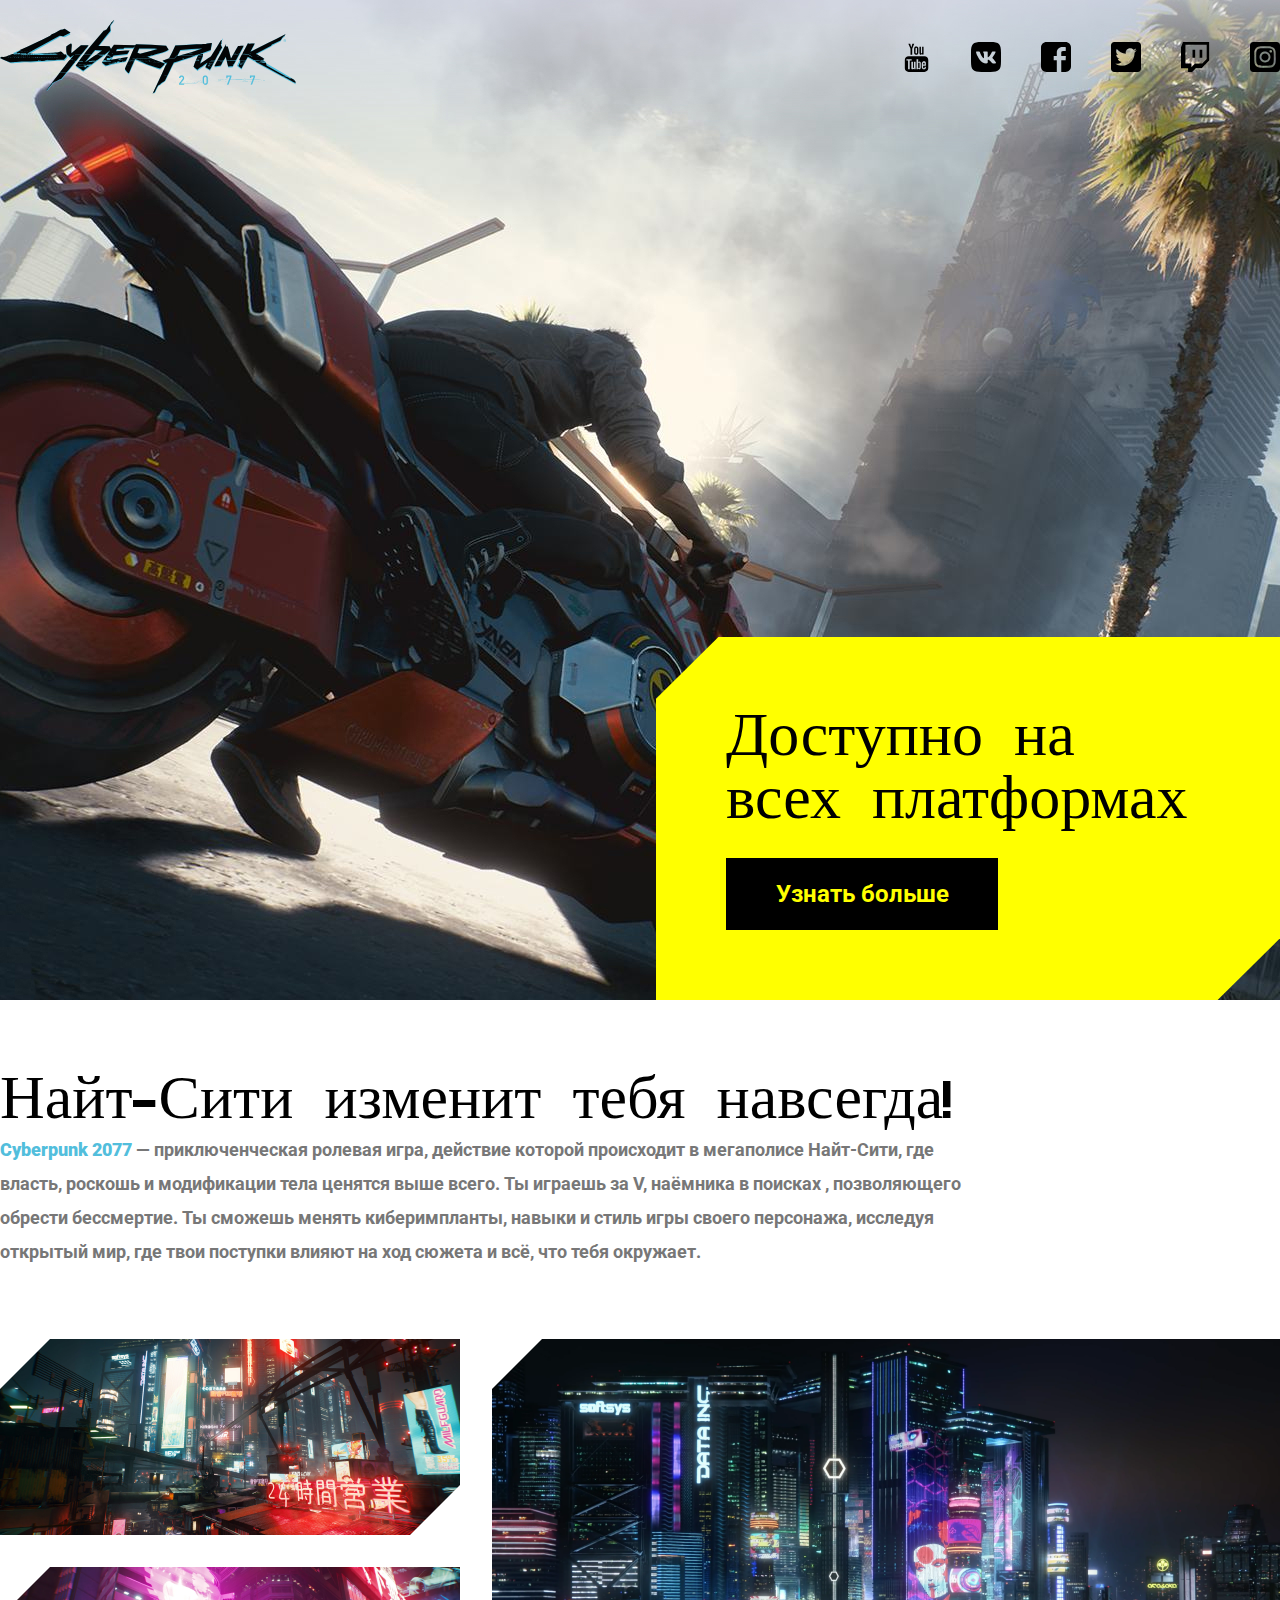
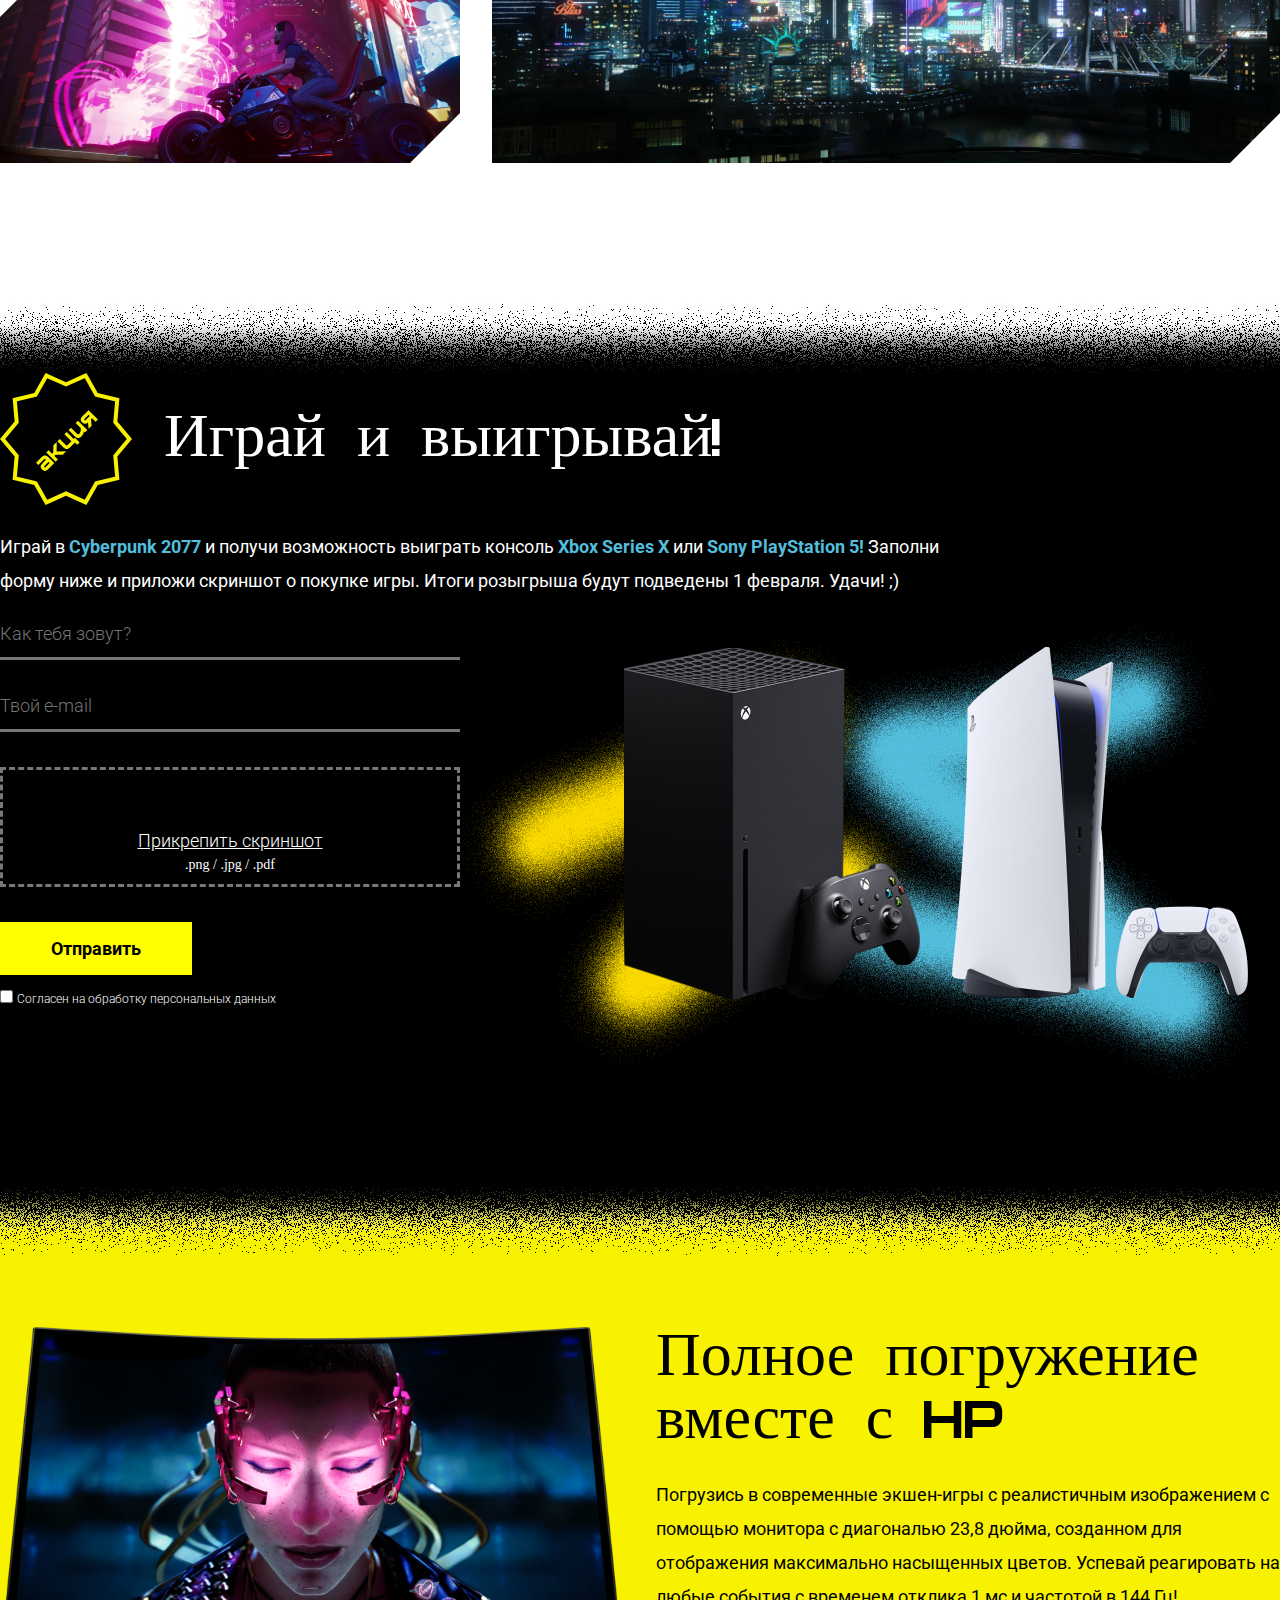
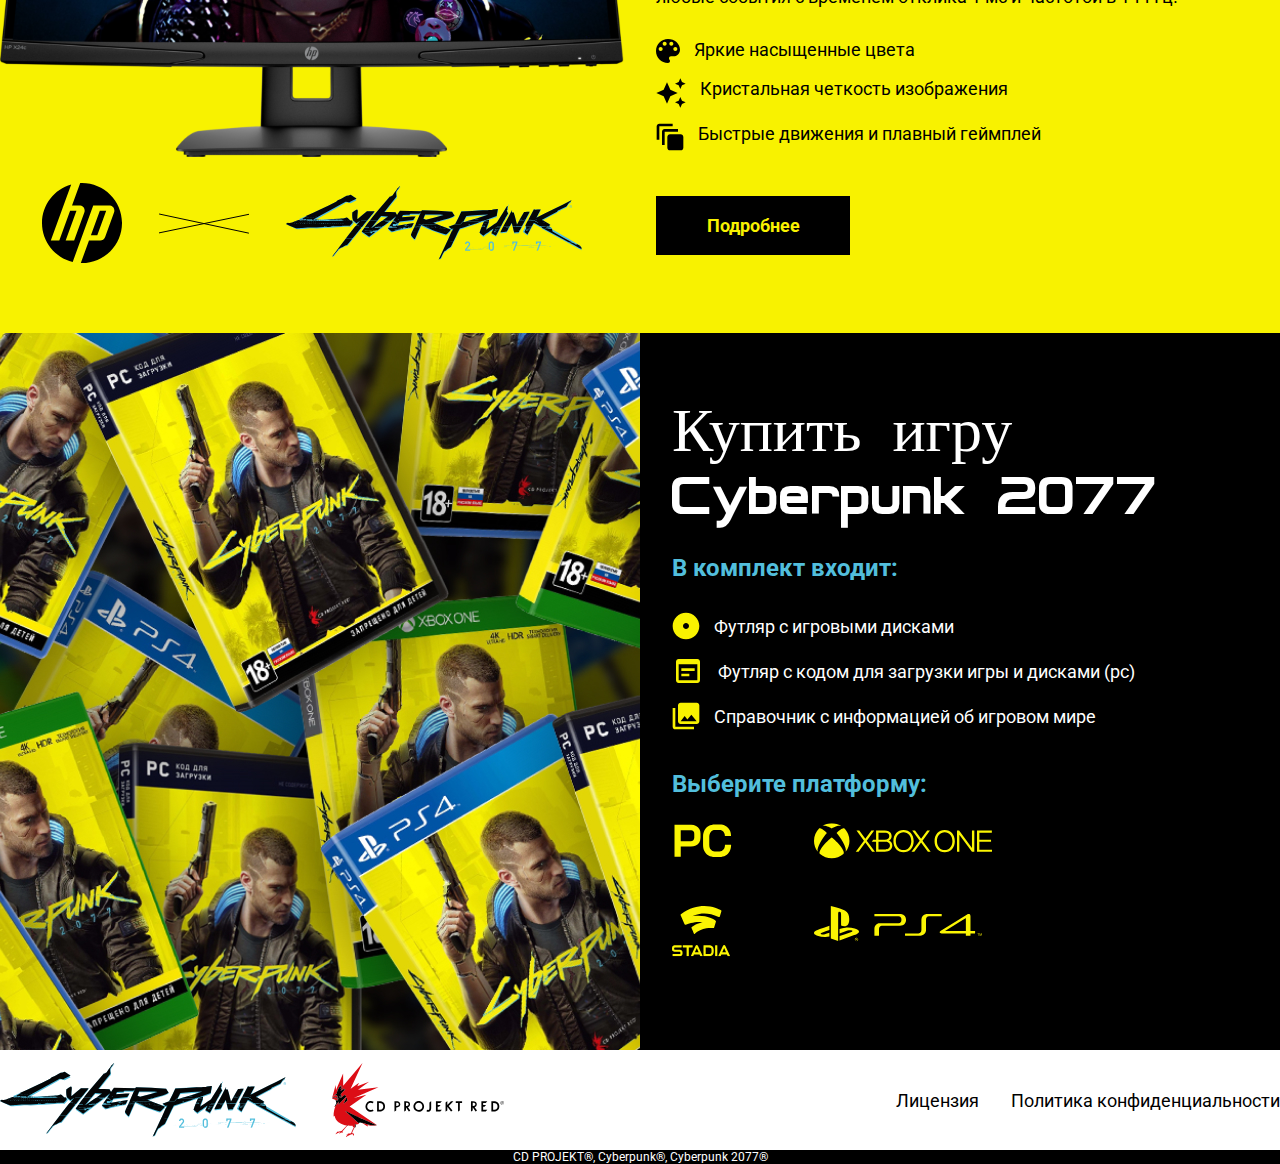
<file: index.html>
<!DOCTYPE html>
<html lang="en">
<head>
    <meta charset="UTF-8">
    <meta http-equiv="X-UA-Compatible" content="IE=edge">
    <meta name="viewport" content="width=device-width, initial-scale=1.0">
    <link rel="stylesheet" href="./fonts/fonts.css">
    <link rel="stylesheet" href="null.css">
    <link rel="stylesheet" href="https://cdn.jsdelivr.net/npm/swiper@9/swiper-bundle.min.css"/>
    <link rel="stylesheet" href="index.css">
    <title>Cyberpunk</title>
</head>
<body>


    <header class="header">
        <div class="container-header">
            <div class="header__top">
                <div class="header__top-inner ">
                    <div class="logo">
                        <a href="#" class="logo__link">
                            <img class="logo__img" src="../img/Cyberpunk_2077_logo%201.svg" alt="" >
                        </a>
                    </div>
                    <nav class="menu">
                        <ul class="menu__list">
                            <li class="menu__list-item">
                                <a href="" class="menu__link">
                                    <img class="menu__img-link" src="../img/youtube%20logo.svg" alt="" >
                                </a>
                            </li>
                            <li class="menu__list-item">
                                <a href="" class="menu__link">
                                    <img class="menu__img-link" src="../img/vk%20logo.svg" alt="" >
                                </a>
                            </li>
                            <li class="menu__list-item">
                                <a href="" class="menu__link">
                                    <img class="menu__img-link" src="../img/facebook-rect%20logo.svg" alt="" >
                                </a>
                            </li>
                            <li class="menu__list-item">
                                <a href="" class="menu__link">
                                    <img class="menu__img-link" src="../img/twitter-square%20logo.svg" alt="" >
                                </a>
                            </li>
                            <li class="menu__list-item">
                                <a href="" class="menu__link">
                                    <img class="menu__img-link" src="../img/twitch%20logo.svg" alt="" >
                                </a>
                            </li>
                            <li class="menu__list-item">
                                <a href="" class="menu__link">
                                    <img class="menu__img-link" src="../img/instagram-square%20logo.svg" alt="" >
                                </a>
                            </li>
                        </ul>
                    </nav>
                </div>
            </div>
        </div>
    </header>
    <main class="main">
        <section class="hero">
            <div class="header__content-container">
                
                    <div class="header__content-inner ">
                        <div class="header__content-block">
                            <h1 class="header__content-title">Доступно на всех платформах</h1>
                            <a href="#" class="header__content-link">
                                <button class="button-link">Узнать больше</button>
                            </a>
                        </div>
                    </div>
                </div>
            </div>
        
        </section>
        <section>
            <div class="img-block__content">
                <div class="container">
                    <div class="img-block__content-inner">
                        <div class="img-block__content-body">
                            <h2 class="img-block__content-title">Найт-Сити изменит тебя навсегда!</h2>
                            <p class="img-block__content-description"> <b> Cyberpunk 2077 </b> — приключенческая ролевая игра, действие которой происходит в мегаполисе Найт-Сити, где
                                власть, роскошь и модификации тела ценятся выше всего. Ты играешь за V, наёмника в поисках  , 
                                позволяющего обрести бессмертие. Ты сможешь менять киберимпланты, навыки и стиль игры своего 
                                персонажа, исследуя открытый мир, где твои поступки влияют на ход сюжета и всё, что тебя окружает.
                            </p>
                        </div>
                        <div class="img-block__content-inner-img">
                            <div class="img-block__content-inner-img--left">
                                <img src="../img/png&jpg/game%20img%20(1).png" alt="" class="left-city">
                                <img src="../img/png&jpg/game%20img%20(2).png" alt="" class="left">
                            </div>
                            <img src="../img/png&jpg/game%20img%20(3).png" alt="" class="right">
                        </div>
                    </div>
                </div>
            </div>
            <div class="transition_white-black"> </div>
        </section>
        <section>
            <div class="draw-block">
                <div class="container">
                    <div class="draw-block_content-inner">
                        <div class="draw-block_content-title-draw">
                            <img src="../img/Group%20215.svg" alt="" class="draw">
                            <h2 class="draw-block_content-title">Играй и выигрывай!</h2>
                        </div>
                        <p class="draw-block_content-description"> Играй в <b>Cyberpunk 2077</b> и получи возможность выиграть консоль <b> Xbox Series X </b> или <b> Sony PlayStation 5! </b> Заполни
                            форму ниже и приложи скриншот о покупке игры. Итоги розыгрыша будут подведены 1 февраля. Удачи! ;)</p>
                        
                        <div class="form-block-img">
                            <form action="" class="form-block" method="get" >
                                <input type="name" class="form-block__input-name"  placeholder="Как тебя зовут?">
                                <input type="email" class="form-block__input-email"  placeholder="Твой е-mail">
                                <label class="form-block__input-screen">
                                    <input type="file" class="form-label__input-file" >
                                    <span class="form-label__input-text">
                                        Прикрепить скриншот
                                    </span>
                                    <span class="form-label__input-type">.png / .jpg / .pdf</span>
                                </label>
                                <button class="form-block__button">Отправить</button>
                                <label for="" class="form-label__checkbox">
                                    <input type="checkbox" class="checkbox__input" >
                                    <span class="checkbox__text">
                                        Согласен на обработку персональных данных
                                    </span>
                                </label>
                                
                            </form>
                            <img src="../img/png&jpg/Group%20217.png" alt="" class="console-img">
                        </div>
                    </div>
                </div>
            </div>
            <div class="transition_black-yellow"></div>
        </section>
        <section>
            <div class="yellow-block">
                <div class="container">
                    <div class="yellow-block__content">
                        <div class="top_char">
                            <div class="element">
                                <img src="./img/display.svg" alt="" class="display">
                                <div class="element-decore">
                                    <img src="./img/hp%20logo.svg" alt="" class="logoHP">
                                    <img src="./img/line.svg" alt="" class="line">
                                    <img src="./img/Cyberpunk_2077_logo%201.svg" alt="" class="cyberpa">
                                </div>
                            </div>
                            <div class="yellow-block__screen">
                                <h2 class="yellow-block__title">Полное погружение вместе с HP</h2>  
                                <p class="yellow-block__description">
                                    Погрузись в современные экшен-игры с реалистичным изображением с 
                                    помощью монитора с диагональю 23,8 дюйма, созданном для 
                                    отображения максимально насыщенных цветов. Успевай реагировать 
                                    на любые события с временем отклика 1 мс и частотой в 144 Гц!
                                </p>
                                <ul class="mariets">
                                    <li class="marriets-item">
                                        <img src="./img/paint.svg" alt="" class="paint">Яркие насыщенные цвета
                                    </li>
                                    <li class="marriets-item">
                                        <img src="./img/star.svg" alt="" class="paint">Кристальная четкость изображения
                                    </li>
                                    <li class="marriets-item">
                                        <img src="./img/layers.svg" alt="" class="paint">Быстрые движения и плавный геймплей
                                    </li>
                                </ul>
                                <a href="#" class="yellow-block__content-link">
                                    <button class="yellow__button-link">Подробнее</button>
                                </a>
                            </div>
                        </div>
                        
                    </div>
                </div>
            </div>
        </section>
        <section>
            <div class="about">
                <div class="about__content">
                    <div class="about__conternt-inner">
                        <div class="disk_with_game"></div> 
                        <div class="about__conternt-pac">
                            <h2 class="about__conternt-title">Купить игру Cyberpunk 2077</h2>
                            <span class="about__conternt-text" >В комплект входит:</span>   
                            <ul class="complekt">
                                <li class="complekt-item"><img src="./img/disk%20(2).svg" alt="" class="disk">Футляр с игровыми дисками</li>
                                <li class="complekt-item"><img src="./img/futlar%20(2).svg" alt="" class="futlar">Футляр с кодом для загрузки игры и дисками (pc)</li>
                                <li class="complekt-item"><img src="./img/book.svg" alt="" class="book">Справочник с информацией об игровом мире</li>
                            </ul>
                            <span class="platform ">Выберите платформу:</span>
                            <div>
                                <ul class="platform_game">
                                    <div>
                                        <li class="platform_game-item"><a href="" class="platform_game-link"><img src="./img/Frame%2013.svg" alt="" class="pc"></a></li>
                                        <li class="platform_game-item"><a href="" class="platform_game-link"><img src="./img/stadia%20logo.svg" alt="" class="stadia"></a></li>
                                    </div>
                                    <div>
                                        <li class="platform_game-item"><a href="" class="platform_game-link"><img src="./img/xbox-one-3%20logo.svg" alt="" class="xbox"></a></li>
                                        <li class="platform_game-item"><a href="" class="platform_game-link"><img src="./img/Playstation%20logo.svg" alt="" class="ps4"></a></li>
                                    </div>
                                </ul>
                            </div>
                        </div>
                    </div>
                </div>
            </div>
        </section>
    </main>
    <footer class="footer">
        <section>
            <div class="footer__bottom">
                <div class="container">
                    <div class="foter__bottom-conteiner">
                        <div class="footer__bottom-inner">
                            <div>
                                <a href="#" class="logo__link-bottom-cyberp">
                                    <img class="logo__img-bottom" src="./img/Cyberpunk_2077_logo%201.svg" alt="" >
                                </a>
                                <a href="#" class="logo__link-botttom-cd_proj">
                                    <img src="./img/CD_Projekt_logo%201.svg" alt="" class="logo-cd_project_red">
                                </a>
                            </div>
                            <div>
                                <ul class="doc">
                                    <li class="doc-inner"><a href="" class="doc-inner-item">Лицензия</a></li>
                                    <li class="doc-inner"><a href="" class="doc-inner-item">Политика конфиденциальности</a></li>
                                </ul>
                            </div>
                        </div>
                    </div>
                </div>
            </div>
        </section>
        <section>

            <div class="footer__text">
                    <div class="container">
                    <span class="footer__text-inner">
                        CD PROJEKT®, Cyberpunk®, Cyberpunk 2077®
                    </span>
                </div>
            </div>
        </section>
    </footer>
</body>
</html>
</file>
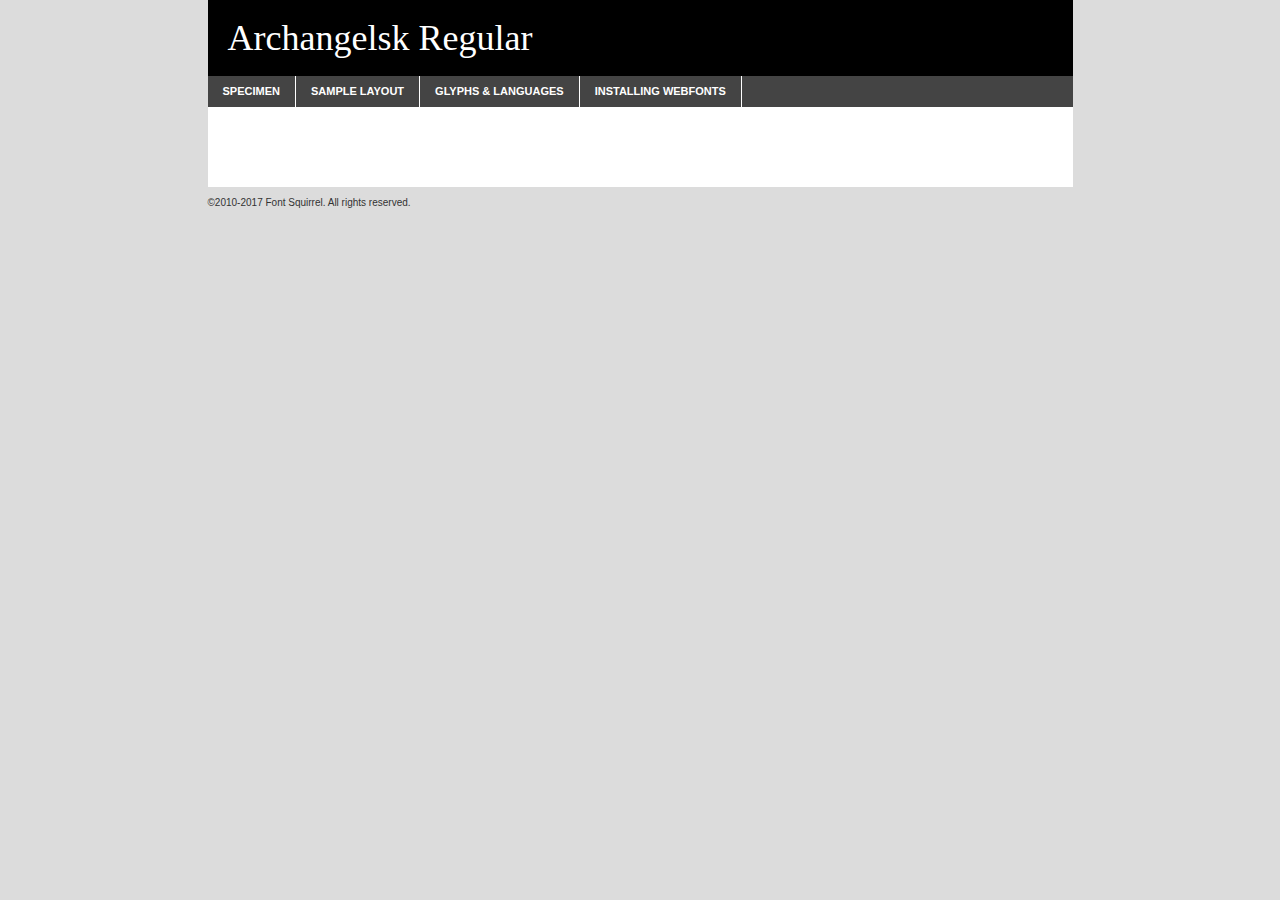
<file: fonts/archangelsk-demo.html>
<!DOCTYPE html PUBLIC "-//W3C//DTD XHTML 1.0 Transitional//EN"
        "http://www.w3.org/TR/xhtml1/DTD/xhtml1-transitional.dtd">

<html xmlns="http://www.w3.org/1999/xhtml" xml:lang="en" lang="en">
<head>
    <meta http-equiv="Content-Type" content="text/html; charset=utf-8"/>
    <script src="http://ajax.googleapis.com/ajax/libs/jquery/1.7.2/jquery.min.js" type="text/javascript" charset="utf-8"></script>
    <script type="text/javascript">
		(function($) {
			$.fn.easyTabs = function(option) {
				var param = jQuery.extend({ fadeSpeed: 'fast', defaultContent: 1, activeClass: 'active' }, option);
				$(this).each(function() {
					var thisId = '#' + this.id;
					if ( param.defaultContent == '' )
					{
						param.defaultContent = 1;
					}
					if ( typeof param.defaultContent == 'number' )
					{
						var defaultTab = $(thisId + ' .tabs li:eq(' + (param.defaultContent - 1) + ') a').attr('href').substr(1);
					}
					else
					{
						var defaultTab = param.defaultContent;
					}
					$(thisId + ' .tabs li a').each(function() {
						var tabToHide = $(this).attr('href').substr(1);
						$('#' + tabToHide).addClass('easytabs-tab-content');
					});
					hideAll();
					changeContent(defaultTab);

					function hideAll() {$(thisId + ' .easytabs-tab-content').hide();}

					function changeContent(tabId)
					{
						hideAll();
						$(thisId + ' .tabs li').removeClass(param.activeClass);
						$(thisId + ' .tabs li a[href=#' + tabId + ']').closest('li').addClass(param.activeClass);
						if ( param.fadeSpeed != 'none' )
						{
							$(thisId + ' #' + tabId).fadeIn(param.fadeSpeed);
						}
						else
						{
							$(thisId + ' #' + tabId).show();
						}
					}

					$(thisId + ' .tabs li').click(function() {
						var tabId = $(this).find('a').attr('href').substr(1);
						changeContent(tabId);
						return false;
					});
				});
			}
		})(jQuery);
    </script>
    <link rel="stylesheet" href="specimen_files/specimen_stylesheet.css" type="text/css" charset="utf-8"/>
    <link rel="stylesheet" href="stylesheet.css" type="text/css" charset="utf-8"/>

    <style type="text/css">
        		body {
			font-family: 'archangelskregular';
        		}

            </style>

    <title>Archangelsk Regular Specimen</title>


    <script type="text/javascript" charset="utf-8">
		$(document).ready(function() {
			$('#container').easyTabs({ defaultContent: 1 });
		});
    </script>
</head>

<body>
<div id="container">
    <div id="header">
		Archangelsk Regular    </div>
    <ul class="tabs">
        <li><a href="#specimen">Specimen</a></li>
        <li><a href="#layout">Sample Layout</a></li>
		        <li><a href="#glyphs">Glyphs &amp; Languages</a></li>
        <li><a href="#installing">Installing Webfonts</a></li>

    </ul>

    <div id="main_content">


        <div id="specimen">

            <div class="section">
                <div class="grid12 firstcol">
                    <div class="huge">AaBb</div>
                </div>
            </div>

            <div class="section">
                <div class="glyph_range">A&#x200B;B&#x200b;C&#x200b;D&#x200b;E&#x200b;F&#x200b;G&#x200b;H&#x200b;I&#x200b;J&#x200b;K&#x200b;L&#x200b;M&#x200b;N&#x200b;O&#x200b;P&#x200b;Q&#x200b;R&#x200b;S&#x200b;T&#x200b;U&#x200b;V&#x200b;W&#x200b;X&#x200b;Y&#x200b;Z&#x200b;a&#x200b;b&#x200b;c&#x200b;d&#x200b;e&#x200b;f&#x200b;g&#x200b;h&#x200b;i&#x200b;j&#x200b;k&#x200b;l&#x200b;m&#x200b;n&#x200b;o&#x200b;p&#x200b;q&#x200b;r&#x200b;s&#x200b;t&#x200b;u&#x200b;v&#x200b;w&#x200b;x&#x200b;y&#x200b;z&#x200b;1&#x200b;2&#x200b;3&#x200b;4&#x200b;5&#x200b;6&#x200b;7&#x200b;8&#x200b;9&#x200b;0&#x200b;&amp;&#x200b;.&#x200b;,&#x200b;?&#x200b;!&#x200b;&#64;&#x200b;(&#x200b;)&#x200b;#&#x200b;$&#x200b;%&#x200b;*&#x200b;+&#x200b;-&#x200b;=&#x200b;:&#x200b;;</div>
            </div>
            <div class="section">
                <div class="grid12 firstcol">
                    <table class="sample_table">
                        <tr>
                            <td>10</td>
                            <td class="size10">abcdefghijklmnopqrstuvwxyzABCDEFGHIJKLMNOPQRSTUVWXYZ0123456789abcdefghijklmnopqrstuvwxyzABCDEFGHIJKLMNOPQRSTUVWXYZ0123456789abcdefghijklmnopqrstuvwxyzABCDEFGHIJKLMNOPQRSTUVWXYZ</td>
                        </tr>
                        <tr>
                            <td>11</td>
                            <td class="size11">abcdefghijklmnopqrstuvwxyzABCDEFGHIJKLMNOPQRSTUVWXYZ0123456789abcdefghijklmnopqrstuvwxyzABCDEFGHIJKLMNOPQRSTUVWXYZ0123456789abcdefghijklmnopqrstuvwxyzABCDEFGHIJKLMNOPQRSTUVWXYZ</td>
                        </tr>
                        <tr>
                            <td>12</td>
                            <td class="size12">abcdefghijklmnopqrstuvwxyzABCDEFGHIJKLMNOPQRSTUVWXYZ0123456789abcdefghijklmnopqrstuvwxyzABCDEFGHIJKLMNOPQRSTUVWXYZ0123456789abcdefghijklmnopqrstuvwxyzABCDEFGHIJKLMNOPQRSTUVWXYZ</td>
                        </tr>
                        <tr>
                            <td>13</td>
                            <td class="size13">abcdefghijklmnopqrstuvwxyzABCDEFGHIJKLMNOPQRSTUVWXYZ0123456789abcdefghijklmnopqrstuvwxyzABCDEFGHIJKLMNOPQRSTUVWXYZ0123456789abcdefghijklmnopqrstuvwxyzABCDEFGHIJKLMNOPQRSTUVWXYZ</td>
                        </tr>
                        <tr>
                            <td>14</td>
                            <td class="size14">abcdefghijklmnopqrstuvwxyzABCDEFGHIJKLMNOPQRSTUVWXYZ0123456789abcdefghijklmnopqrstuvwxyzABCDEFGHIJKLMNOPQRSTUVWXYZ0123456789abcdefghijklmnopqrstuvwxyzABCDEFGHIJKLMNOPQRSTUVWXYZ</td>
                        </tr>
                        <tr>
                            <td>16</td>
                            <td class="size16">abcdefghijklmnopqrstuvwxyzABCDEFGHIJKLMNOPQRSTUVWXYZ0123456789abcdefghijklmnopqrstuvwxyzABCDEFGHIJKLMNOPQRSTUVWXYZ</td>
                        </tr>
                        <tr>
                            <td>18</td>
                            <td class="size18">abcdefghijklmnopqrstuvwxyzABCDEFGHIJKLMNOPQRSTUVWXYZ0123456789abcdefghijklmnopqrstuvwxyzABCDEFGHIJKLMNOPQRSTUVWXYZ</td>
                        </tr>
                        <tr>
                            <td>20</td>
                            <td class="size20">abcdefghijklmnopqrstuvwxyzABCDEFGHIJKLMNOPQRSTUVWXYZ0123456789abcdefghijklmnopqrstuvwxyzABCDEFGHIJKLMNOPQRSTUVWXYZ</td>
                        </tr>
                        <tr>
                            <td>24</td>
                            <td class="size24">abcdefghijklmnopqrstuvwxyzABCDEFGHIJKLMNOPQRSTUVWXYZ0123456789abcdefghijklmnopqrstuvwxyzABCDEFGHIJKLMNOPQRSTUVWXYZ</td>
                        </tr>
                        <tr>
                            <td>30</td>
                            <td class="size30">abcdefghijklmnopqrstuvwxyzABCDEFGHIJKLMNOPQRSTUVWXYZ0123456789abcdefghijklmnopqrstuvwxyzABCDEFGHIJKLMNOPQRSTUVWXYZ</td>
                        </tr>
                        <tr>
                            <td>36</td>
                            <td class="size36">abcdefghijklmnopqrstuvwxyzABCDEFGHIJKLMNOPQRSTUVWXYZ0123456789abcdefghijklmnopqrstuvwxyzABCDEFGHIJKLMNOPQRSTUVWXYZ</td>
                        </tr>
                        <tr>
                            <td>48</td>
                            <td class="size48">abcdefghijklmnopqrstuvwxyzABCDEFGHIJKLMNOPQRSTUVWXYZ0123456789abcdefghijklmnopqrstuvwxyzABCDEFGHIJKLMNOPQRSTUVWXYZ</td>
                        </tr>
                        <tr>
                            <td>60</td>
                            <td class="size60">abcdefghijklmnopqrstuvwxyzABCDEFGHIJKLMNOPQRSTUVWXYZ0123456789abcdefghijklmnopqrstuvwxyzABCDEFGHIJKLMNOPQRSTUVWXYZ</td>
                        </tr>
                        <tr>
                            <td>72</td>
                            <td class="size72">abcdefghijklmnopqrstuvwxyzABCDEFGHIJKLMNOPQRSTUVWXYZ0123456789abcdefghijklmnopqrstuvwxyzABCDEFGHIJKLMNOPQRSTUVWXYZ</td>
                        </tr>
                        <tr>
                            <td>90</td>
                            <td class="size90">abcdefghijklmnopqrstuvwxyzABCDEFGHIJKLMNOPQRSTUVWXYZ0123456789abcdefghijklmnopqrstuvwxyzABCDEFGHIJKLMNOPQRSTUVWXYZ</td>
                        </tr>
                    </table>

                </div>

            </div>


            <div class="section" id="bodycomparison">


                <div id="xheight">
                    <div class="fontbody">&#x25FC;&#x25FC;&#x25FC;&#x25FC;&#x25FC;&#x25FC;&#x25FC;&#x25FC;&#x25FC;&#x25FC;&#x25FC;&#x25FC;&#x25FC;&#x25FC;&#x25FC;&#x25FC;&#x25FC;&#x25FC;&#x25FC;&#x25FC;&#x25FC;&#x25FC;&#x25FC;&#x25FC;&#x25FC;&#x25FC;&#x25FC;&#x25FC;&#x25FC;&#x25FC;&#x25FC;&#x25FC;&#x25FC;&#x25FC;&#x25FC;&#x25FC;&#x25FC;&#x25FC;&#x25FC;&#x25FC;&#x25FC;&#x25FC;&#x25FC;&#x25FC;&#x25FC;&#x25FC;&#x25FC;&#x25FC;&#x25FC;&#x25FC;&#x25FC;&#x25FC;&#x25FC;&#x25FC;&#x25FC;&#x25FC;&#x25FC;&#x25FC;&#x25FC;&#x25FC;&#x25FC;&#x25FC;&#x25FC;&#x25FC;&#x25FC;&#x25FC;&#x25FC;&#x25FC;&#x25FC;&#x25FC;&#x25FC;&#x25FC;&#x25FC;&#x25FC;&#x25FC;&#x25FC;&#x25FC;&#x25FC;&#x25FC;&#x25FC;&#x25FC;&#x25FC;&#x25FC;&#x25FC;&#x25FC;&#x25FC;&#x25FC;&#x25FC;&#x25FC;&#x25FC;&#x25FC;&#x25FC;&#x25FC;&#x25FC;&#x25FC;&#x25FC;&#x25FC;&#x25FC;&#x25FC;body</div>
                    <div class="arialbody">body</div>
                    <div class="verdanabody">body</div>
                    <div class="georgiabody">body</div>
                </div>
                <div class="fontbody" style="z-index:1">
                    body<span>Archangelsk Regular</span>
                </div>
                <div class="arialbody" style="z-index:1">
                    body<span>Arial</span>
                </div>
                <div class="verdanabody" style="z-index:1">
                    body<span>Verdana</span>
                </div>
                <div class="georgiabody" style="z-index:1">
                    body<span>Georgia</span>
                </div>


            </div>


            <div class="section psample psample_row1" id="">

                <div class="grid2 firstcol">
                    <p class="size10"><span>10.</span>Aenean lacinia bibendum nulla sed consectetur. Fusce dapibus, tellus ac cursus commodo, tortor mauris condimentum nibh, ut fermentum massa justo sit amet risus. Nullam id dolor id nibh ultricies vehicula ut id elit. Cum sociis natoque penatibus et magnis dis parturient montes, nascetur ridiculus mus. Nulla vitae elit libero, a pharetra augue.</p>

                </div>
                <div class="grid3">
                    <p class="size11"><span>11.</span>Aenean lacinia bibendum nulla sed consectetur. Fusce dapibus, tellus ac cursus commodo, tortor mauris condimentum nibh, ut fermentum massa justo sit amet risus. Nullam id dolor id nibh ultricies vehicula ut id elit. Cum sociis natoque penatibus et magnis dis parturient montes, nascetur ridiculus mus. Nulla vitae elit libero, a pharetra augue.</p>

                </div>
                <div class="grid3">
                    <p class="size12"><span>12.</span>Aenean lacinia bibendum nulla sed consectetur. Fusce dapibus, tellus ac cursus commodo, tortor mauris condimentum nibh, ut fermentum massa justo sit amet risus. Nullam id dolor id nibh ultricies vehicula ut id elit. Cum sociis natoque penatibus et magnis dis parturient montes, nascetur ridiculus mus. Nulla vitae elit libero, a pharetra augue.</p>

                </div>
                <div class="grid4">
                    <p class="size13"><span>13.</span>Aenean lacinia bibendum nulla sed consectetur. Fusce dapibus, tellus ac cursus commodo, tortor mauris condimentum nibh, ut fermentum massa justo sit amet risus. Nullam id dolor id nibh ultricies vehicula ut id elit. Cum sociis natoque penatibus et magnis dis parturient montes, nascetur ridiculus mus. Nulla vitae elit libero, a pharetra augue.</p>

                </div>
                <div class="white_blend"></div>

            </div>
            <div class="section psample psample_row2" id="">
                <div class="grid3 firstcol">
                    <p class="size14"><span>14.</span>Aenean lacinia bibendum nulla sed consectetur. Fusce dapibus, tellus ac cursus commodo, tortor mauris condimentum nibh, ut fermentum massa justo sit amet risus. Nullam id dolor id nibh ultricies vehicula ut id elit. Cum sociis natoque penatibus et magnis dis parturient montes, nascetur ridiculus mus. Nulla vitae elit libero, a pharetra augue.</p>

                </div>
                <div class="grid4">
                    <p class="size16"><span>16.</span>Aenean lacinia bibendum nulla sed consectetur. Fusce dapibus, tellus ac cursus commodo, tortor mauris condimentum nibh, ut fermentum massa justo sit amet risus. Nullam id dolor id nibh ultricies vehicula ut id elit. Cum sociis natoque penatibus et magnis dis parturient montes, nascetur ridiculus mus. Nulla vitae elit libero, a pharetra augue.</p>

                </div>
                <div class="grid5">
                    <p class="size18"><span>18.</span>Aenean lacinia bibendum nulla sed consectetur. Fusce dapibus, tellus ac cursus commodo, tortor mauris condimentum nibh, ut fermentum massa justo sit amet risus. Nullam id dolor id nibh ultricies vehicula ut id elit. Cum sociis natoque penatibus et magnis dis parturient montes, nascetur ridiculus mus. Nulla vitae elit libero, a pharetra augue.</p>

                </div>

                <div class="white_blend"></div>

            </div>

            <div class="section psample psample_row3" id="">
                <div class="grid5 firstcol">
                    <p class="size20"><span>20.</span>Aenean lacinia bibendum nulla sed consectetur. Fusce dapibus, tellus ac cursus commodo, tortor mauris condimentum nibh, ut fermentum massa justo sit amet risus. Nullam id dolor id nibh ultricies vehicula ut id elit. Cum sociis natoque penatibus et magnis dis parturient montes, nascetur ridiculus mus. Nulla vitae elit libero, a pharetra augue.</p>
                </div>
                <div class="grid7">
                    <p class="size24"><span>24.</span>Aenean lacinia bibendum nulla sed consectetur. Fusce dapibus, tellus ac cursus commodo, tortor mauris condimentum nibh, ut fermentum massa justo sit amet risus. Nullam id dolor id nibh ultricies vehicula ut id elit. Cum sociis natoque penatibus et magnis dis parturient montes, nascetur ridiculus mus. Nulla vitae elit libero, a pharetra augue.</p>
                </div>

                <div class="white_blend"></div>

            </div>

            <div class="section psample psample_row4" id="">
                <div class="grid12 firstcol">
                    <p class="size30"><span>30.</span>Aenean lacinia bibendum nulla sed consectetur. Fusce dapibus, tellus ac cursus commodo, tortor mauris condimentum nibh, ut fermentum massa justo sit amet risus. Nullam id dolor id nibh ultricies vehicula ut id elit. Cum sociis natoque penatibus et magnis dis parturient montes, nascetur ridiculus mus. Nulla vitae elit libero, a pharetra augue.</p>
                </div>
                <div class="white_blend"></div>

            </div>


            <div class="section psample psample_row1 fullreverse">
                <div class="grid2 firstcol">
                    <p class="size10"><span>10.</span>Aenean lacinia bibendum nulla sed consectetur. Fusce dapibus, tellus ac cursus commodo, tortor mauris condimentum nibh, ut fermentum massa justo sit amet risus. Nullam id dolor id nibh ultricies vehicula ut id elit. Cum sociis natoque penatibus et magnis dis parturient montes, nascetur ridiculus mus. Nulla vitae elit libero, a pharetra augue.</p>

                </div>
                <div class="grid3">
                    <p class="size11"><span>11.</span>Aenean lacinia bibendum nulla sed consectetur. Fusce dapibus, tellus ac cursus commodo, tortor mauris condimentum nibh, ut fermentum massa justo sit amet risus. Nullam id dolor id nibh ultricies vehicula ut id elit. Cum sociis natoque penatibus et magnis dis parturient montes, nascetur ridiculus mus. Nulla vitae elit libero, a pharetra augue.</p>

                </div>
                <div class="grid3">
                    <p class="size12"><span>12.</span>Aenean lacinia bibendum nulla sed consectetur. Fusce dapibus, tellus ac cursus commodo, tortor mauris condimentum nibh, ut fermentum massa justo sit amet risus. Nullam id dolor id nibh ultricies vehicula ut id elit. Cum sociis natoque penatibus et magnis dis parturient montes, nascetur ridiculus mus. Nulla vitae elit libero, a pharetra augue.</p>

                </div>
                <div class="grid4">
                    <p class="size13"><span>13.</span>Aenean lacinia bibendum nulla sed consectetur. Fusce dapibus, tellus ac cursus commodo, tortor mauris condimentum nibh, ut fermentum massa justo sit amet risus. Nullam id dolor id nibh ultricies vehicula ut id elit. Cum sociis natoque penatibus et magnis dis parturient montes, nascetur ridiculus mus. Nulla vitae elit libero, a pharetra augue.</p>

                </div>
                <div class="black_blend"></div>

            </div>

            <div class="section psample psample_row2 fullreverse">
                <div class="grid3 firstcol">
                    <p class="size14"><span>14.</span>Aenean lacinia bibendum nulla sed consectetur. Fusce dapibus, tellus ac cursus commodo, tortor mauris condimentum nibh, ut fermentum massa justo sit amet risus. Nullam id dolor id nibh ultricies vehicula ut id elit. Cum sociis natoque penatibus et magnis dis parturient montes, nascetur ridiculus mus. Nulla vitae elit libero, a pharetra augue.</p>

                </div>
                <div class="grid4">
                    <p class="size16"><span>16.</span>Aenean lacinia bibendum nulla sed consectetur. Fusce dapibus, tellus ac cursus commodo, tortor mauris condimentum nibh, ut fermentum massa justo sit amet risus. Nullam id dolor id nibh ultricies vehicula ut id elit. Cum sociis natoque penatibus et magnis dis parturient montes, nascetur ridiculus mus. Nulla vitae elit libero, a pharetra augue.</p>

                </div>
                <div class="grid5">
                    <p class="size18"><span>18.</span>Aenean lacinia bibendum nulla sed consectetur. Fusce dapibus, tellus ac cursus commodo, tortor mauris condimentum nibh, ut fermentum massa justo sit amet risus. Nullam id dolor id nibh ultricies vehicula ut id elit. Cum sociis natoque penatibus et magnis dis parturient montes, nascetur ridiculus mus. Nulla vitae elit libero, a pharetra augue.</p>

                </div>
                <div class="black_blend"></div>

            </div>

            <div class="section psample fullreverse psample_row3" id="">
                <div class="grid5 firstcol">
                    <p class="size20"><span>20.</span>Aenean lacinia bibendum nulla sed consectetur. Fusce dapibus, tellus ac cursus commodo, tortor mauris condimentum nibh, ut fermentum massa justo sit amet risus. Nullam id dolor id nibh ultricies vehicula ut id elit. Cum sociis natoque penatibus et magnis dis parturient montes, nascetur ridiculus mus. Nulla vitae elit libero, a pharetra augue.</p>
                </div>
                <div class="grid7">
                    <p class="size24"><span>24.</span>Aenean lacinia bibendum nulla sed consectetur. Fusce dapibus, tellus ac cursus commodo, tortor mauris condimentum nibh, ut fermentum massa justo sit amet risus. Nullam id dolor id nibh ultricies vehicula ut id elit. Cum sociis natoque penatibus et magnis dis parturient montes, nascetur ridiculus mus. Nulla vitae elit libero, a pharetra augue.</p>
                </div>

                <div class="black_blend"></div>

            </div>

            <div class="section psample fullreverse psample_row4" id="" style="border-bottom: 20px #000 solid;">
                <div class="grid12 firstcol">
                    <p class="size30"><span>30.</span>Aenean lacinia bibendum nulla sed consectetur. Fusce dapibus, tellus ac cursus commodo, tortor mauris condimentum nibh, ut fermentum massa justo sit amet risus. Nullam id dolor id nibh ultricies vehicula ut id elit. Cum sociis natoque penatibus et magnis dis parturient montes, nascetur ridiculus mus. Nulla vitae elit libero, a pharetra augue.</p>
                </div>
                <div class="black_blend"></div>

            </div>


        </div>

        <div id="layout">

            <div class="section">

                <div class="grid12 firstcol">
                    <h1>Lorem Ipsum Dolor</h1>
                    <h2>Etiam porta sem malesuada magna mollis euismod</h2>

                    <p class="byline">By <a href="#link">Aenean Lacinia</a></p>
                </div>
            </div>
            <div class="section">
                <div class="grid8 firstcol">
                    <p class="large">Donec sed odio dui. Morbi leo risus, porta ac consectetur ac, vestibulum at eros. Fusce dapibus, tellus ac cursus commodo, tortor mauris condimentum nibh, ut fermentum massa justo sit amet risus. </p>


                    <h3>Pellentesque ornare sem</h3>

                    <p>Maecenas sed diam eget risus varius blandit sit amet non magna. Maecenas faucibus mollis interdum. Donec ullamcorper nulla non metus auctor fringilla. Nullam id dolor id nibh ultricies vehicula ut id elit. Nullam id dolor id nibh ultricies vehicula ut id elit. </p>

                    <p>Aenean eu leo quam. Pellentesque ornare sem lacinia quam venenatis vestibulum. Lorem ipsum dolor sit amet, consectetur adipiscing elit. Cum sociis natoque penatibus et magnis dis parturient montes, nascetur ridiculus mus. </p>

                    <p>Nulla vitae elit libero, a pharetra augue. Praesent commodo cursus magna, vel scelerisque nisl consectetur et. Aenean lacinia bibendum nulla sed consectetur. </p>

                    <p>Nullam quis risus eget urna mollis ornare vel eu leo. Nullam quis risus eget urna mollis ornare vel eu leo. Maecenas sed diam eget risus varius blandit sit amet non magna. Donec ullamcorper nulla non metus auctor fringilla. </p>

                    <h3>Cras mattis consectetur</h3>

                    <p>Aenean eu leo quam. Pellentesque ornare sem lacinia quam venenatis vestibulum. Aenean lacinia bibendum nulla sed consectetur. Integer posuere erat a ante venenatis dapibus posuere velit aliquet. Cras mattis consectetur purus sit amet fermentum. </p>

                    <p>Nullam id dolor id nibh ultricies vehicula ut id elit. Nullam quis risus eget urna mollis ornare vel eu leo. Cras mattis consectetur purus sit amet fermentum.</p>
                </div>

                <div class="grid4 sidebar">

                    <div class="box reverse">
                        <p class="last">Nullam quis risus eget urna mollis ornare vel eu leo. Donec ullamcorper nulla non metus auctor fringilla. Cras mattis consectetur purus sit amet fermentum. Sed posuere consectetur est at lobortis. Lorem ipsum dolor sit amet, consectetur adipiscing elit. </p>
                    </div>

                    <p class="caption">Maecenas sed diam eget risus varius.</p>

                    <p>Vestibulum id ligula porta felis euismod semper. Integer posuere erat a ante venenatis dapibus posuere velit aliquet. Vestibulum id ligula porta felis euismod semper. Sed posuere consectetur est at lobortis. Maecenas sed diam eget risus varius blandit sit amet non magna. Fusce dapibus, tellus ac cursus commodo, tortor mauris condimentum nibh, ut fermentum massa justo sit amet risus. </p>


                    <p>Duis mollis, est non commodo luctus, nisi erat porttitor ligula, eget lacinia odio sem nec elit. Aenean lacinia bibendum nulla sed consectetur. Vivamus sagittis lacus vel augue laoreet rutrum faucibus dolor auctor. Aenean lacinia bibendum nulla sed consectetur. Nullam quis risus eget urna mollis ornare vel eu leo. </p>

                    <p>Praesent commodo cursus magna, vel scelerisque nisl consectetur et. Donec ullamcorper nulla non metus auctor fringilla. Maecenas faucibus mollis interdum. Fusce dapibus, tellus ac cursus commodo, tortor mauris condimentum nibh, ut fermentum massa justo sit amet risus. </p>

                </div>
            </div>

        </div>


		

        <div id="glyphs">
            <div class="section">
                <div class="grid12 firstcol">

                    <h1>Language Support</h1>
                    <p>The subset of Archangelsk Regular in this kit supports the following languages:<br/>

						Albanian, Basque, Breton, Chamorro, Danish, English, Faroese, Finnish, Frisian, Galician, German, Icelandic, Italian, Malagasy, Norwegian, Portuguese, Spanish, Alsatian, Aragonese, Arapaho, Arrernte, Asturian, Aymara, Bislama, Cebuano, Corsican, Fijian, French_creole, Genoese, Gilbertese, Greenlandic, Haitian_creole, Hiligaynon, Hmong, Hopi, Ibanag, Iloko_ilokano, Indonesian, Interglossa_glosa, Interlingua, Irish_gaelic, Jerriais, Lojban, Lombard, Luxembourgeois, Manx, Mohawk, Norfolk_pitcairnese, Occitan, Oromo, Pangasinan, Papiamento, Piedmontese, Potawatomi, Rhaeto-romance, Romansh, Rotokas, Sami_lule, Sardinian, Scots_gaelic, Seychelles_creole, Shona, Sicilian, Somali, Southern_ndebele, Swahili, Swati_swazi, Tagalog_filipino_pilipino, Tetum, Tok_pisin, Uyghur_latinized, Volapuk, Walloon, Warlpiri, Xhosa, Yapese, Zulu, Latinbasic, Ubasic, Demo                    </p>
                    <h1>Glyph Chart</h1>
                    <p>The subset of Archangelsk Regular in this kit includes all the glyphs listed below. Unicode entities are included above each glyph to help you insert individual characters into your layout.</p>
                    <div id="glyph_chart">

																				                                <div><p>&amp;#13;</p>&#13;</div>
																				                                <div><p>&amp;#32;</p>&#32;</div>
																				                                <div><p>&amp;#33;</p>&#33;</div>
																				                                <div><p>&amp;#34;</p>&#34;</div>
																				                                <div><p>&amp;#35;</p>&#35;</div>
																				                                <div><p>&amp;#36;</p>&#36;</div>
																				                                <div><p>&amp;#37;</p>&#37;</div>
																				                                <div><p>&amp;#38;</p>&#38;</div>
																				                                <div><p>&amp;#39;</p>&#39;</div>
																				                                <div><p>&amp;#40;</p>&#40;</div>
																				                                <div><p>&amp;#41;</p>&#41;</div>
																				                                <div><p>&amp;#42;</p>&#42;</div>
																				                                <div><p>&amp;#43;</p>&#43;</div>
																				                                <div><p>&amp;#44;</p>&#44;</div>
																				                                <div><p>&amp;#45;</p>&#45;</div>
																				                                <div><p>&amp;#46;</p>&#46;</div>
																				                                <div><p>&amp;#47;</p>&#47;</div>
																				                                <div><p>&amp;#48;</p>&#48;</div>
																				                                <div><p>&amp;#49;</p>&#49;</div>
																				                                <div><p>&amp;#50;</p>&#50;</div>
																				                                <div><p>&amp;#51;</p>&#51;</div>
																				                                <div><p>&amp;#52;</p>&#52;</div>
																				                                <div><p>&amp;#53;</p>&#53;</div>
																				                                <div><p>&amp;#54;</p>&#54;</div>
																				                                <div><p>&amp;#55;</p>&#55;</div>
																				                                <div><p>&amp;#56;</p>&#56;</div>
																				                                <div><p>&amp;#57;</p>&#57;</div>
																				                                <div><p>&amp;#58;</p>&#58;</div>
																				                                <div><p>&amp;#59;</p>&#59;</div>
																				                                <div><p>&amp;#60;</p>&#60;</div>
																				                                <div><p>&amp;#61;</p>&#61;</div>
																				                                <div><p>&amp;#62;</p>&#62;</div>
																				                                <div><p>&amp;#63;</p>&#63;</div>
																				                                <div><p>&amp;#64;</p>&#64;</div>
																				                                <div><p>&amp;#65;</p>&#65;</div>
																				                                <div><p>&amp;#66;</p>&#66;</div>
																				                                <div><p>&amp;#67;</p>&#67;</div>
																				                                <div><p>&amp;#68;</p>&#68;</div>
																				                                <div><p>&amp;#69;</p>&#69;</div>
																				                                <div><p>&amp;#70;</p>&#70;</div>
																				                                <div><p>&amp;#71;</p>&#71;</div>
																				                                <div><p>&amp;#72;</p>&#72;</div>
																				                                <div><p>&amp;#73;</p>&#73;</div>
																				                                <div><p>&amp;#74;</p>&#74;</div>
																				                                <div><p>&amp;#75;</p>&#75;</div>
																				                                <div><p>&amp;#76;</p>&#76;</div>
																				                                <div><p>&amp;#77;</p>&#77;</div>
																				                                <div><p>&amp;#78;</p>&#78;</div>
																				                                <div><p>&amp;#79;</p>&#79;</div>
																				                                <div><p>&amp;#80;</p>&#80;</div>
																				                                <div><p>&amp;#81;</p>&#81;</div>
																				                                <div><p>&amp;#82;</p>&#82;</div>
																				                                <div><p>&amp;#83;</p>&#83;</div>
																				                                <div><p>&amp;#84;</p>&#84;</div>
																				                                <div><p>&amp;#85;</p>&#85;</div>
																				                                <div><p>&amp;#86;</p>&#86;</div>
																				                                <div><p>&amp;#87;</p>&#87;</div>
																				                                <div><p>&amp;#88;</p>&#88;</div>
																				                                <div><p>&amp;#89;</p>&#89;</div>
																				                                <div><p>&amp;#90;</p>&#90;</div>
																				                                <div><p>&amp;#91;</p>&#91;</div>
																				                                <div><p>&amp;#92;</p>&#92;</div>
																				                                <div><p>&amp;#93;</p>&#93;</div>
																				                                <div><p>&amp;#94;</p>&#94;</div>
																				                                <div><p>&amp;#95;</p>&#95;</div>
																				                                <div><p>&amp;#96;</p>&#96;</div>
																				                                <div><p>&amp;#97;</p>&#97;</div>
																				                                <div><p>&amp;#98;</p>&#98;</div>
																				                                <div><p>&amp;#99;</p>&#99;</div>
																				                                <div><p>&amp;#100;</p>&#100;</div>
																				                                <div><p>&amp;#101;</p>&#101;</div>
																				                                <div><p>&amp;#102;</p>&#102;</div>
																				                                <div><p>&amp;#103;</p>&#103;</div>
																				                                <div><p>&amp;#104;</p>&#104;</div>
																				                                <div><p>&amp;#105;</p>&#105;</div>
																				                                <div><p>&amp;#106;</p>&#106;</div>
																				                                <div><p>&amp;#107;</p>&#107;</div>
																				                                <div><p>&amp;#108;</p>&#108;</div>
																				                                <div><p>&amp;#109;</p>&#109;</div>
																				                                <div><p>&amp;#110;</p>&#110;</div>
																				                                <div><p>&amp;#111;</p>&#111;</div>
																				                                <div><p>&amp;#112;</p>&#112;</div>
																				                                <div><p>&amp;#113;</p>&#113;</div>
																				                                <div><p>&amp;#114;</p>&#114;</div>
																				                                <div><p>&amp;#115;</p>&#115;</div>
																				                                <div><p>&amp;#116;</p>&#116;</div>
																				                                <div><p>&amp;#117;</p>&#117;</div>
																				                                <div><p>&amp;#118;</p>&#118;</div>
																				                                <div><p>&amp;#119;</p>&#119;</div>
																				                                <div><p>&amp;#120;</p>&#120;</div>
																				                                <div><p>&amp;#121;</p>&#121;</div>
																				                                <div><p>&amp;#122;</p>&#122;</div>
																				                                <div><p>&amp;#123;</p>&#123;</div>
																				                                <div><p>&amp;#124;</p>&#124;</div>
																				                                <div><p>&amp;#125;</p>&#125;</div>
																				                                <div><p>&amp;#126;</p>&#126;</div>
																				                                <div><p>&amp;#160;</p>&#160;</div>
																				                                <div><p>&amp;#161;</p>&#161;</div>
																				                                <div><p>&amp;#166;</p>&#166;</div>
																				                                <div><p>&amp;#167;</p>&#167;</div>
																				                                <div><p>&amp;#169;</p>&#169;</div>
																				                                <div><p>&amp;#171;</p>&#171;</div>
																				                                <div><p>&amp;#173;</p>&#173;</div>
																				                                <div><p>&amp;#174;</p>&#174;</div>
																				                                <div><p>&amp;#176;</p>&#176;</div>
																				                                <div><p>&amp;#177;</p>&#177;</div>
																				                                <div><p>&amp;#178;</p>&#178;</div>
																				                                <div><p>&amp;#179;</p>&#179;</div>
																				                                <div><p>&amp;#180;</p>&#180;</div>
																				                                <div><p>&amp;#183;</p>&#183;</div>
																				                                <div><p>&amp;#184;</p>&#184;</div>
																				                                <div><p>&amp;#185;</p>&#185;</div>
																				                                <div><p>&amp;#186;</p>&#186;</div>
																				                                <div><p>&amp;#187;</p>&#187;</div>
																				                                <div><p>&amp;#188;</p>&#188;</div>
																				                                <div><p>&amp;#189;</p>&#189;</div>
																				                                <div><p>&amp;#190;</p>&#190;</div>
																				                                <div><p>&amp;#191;</p>&#191;</div>
																				                                <div><p>&amp;#192;</p>&#192;</div>
																				                                <div><p>&amp;#193;</p>&#193;</div>
																				                                <div><p>&amp;#194;</p>&#194;</div>
																				                                <div><p>&amp;#195;</p>&#195;</div>
																				                                <div><p>&amp;#196;</p>&#196;</div>
																				                                <div><p>&amp;#197;</p>&#197;</div>
																				                                <div><p>&amp;#198;</p>&#198;</div>
																				                                <div><p>&amp;#199;</p>&#199;</div>
																				                                <div><p>&amp;#200;</p>&#200;</div>
																				                                <div><p>&amp;#201;</p>&#201;</div>
																				                                <div><p>&amp;#202;</p>&#202;</div>
																				                                <div><p>&amp;#203;</p>&#203;</div>
																				                                <div><p>&amp;#204;</p>&#204;</div>
																				                                <div><p>&amp;#205;</p>&#205;</div>
																				                                <div><p>&amp;#206;</p>&#206;</div>
																				                                <div><p>&amp;#207;</p>&#207;</div>
																				                                <div><p>&amp;#208;</p>&#208;</div>
																				                                <div><p>&amp;#209;</p>&#209;</div>
																				                                <div><p>&amp;#210;</p>&#210;</div>
																				                                <div><p>&amp;#211;</p>&#211;</div>
																				                                <div><p>&amp;#212;</p>&#212;</div>
																				                                <div><p>&amp;#213;</p>&#213;</div>
																				                                <div><p>&amp;#214;</p>&#214;</div>
																				                                <div><p>&amp;#215;</p>&#215;</div>
																				                                <div><p>&amp;#216;</p>&#216;</div>
																				                                <div><p>&amp;#217;</p>&#217;</div>
																				                                <div><p>&amp;#218;</p>&#218;</div>
																				                                <div><p>&amp;#219;</p>&#219;</div>
																				                                <div><p>&amp;#220;</p>&#220;</div>
																				                                <div><p>&amp;#221;</p>&#221;</div>
																				                                <div><p>&amp;#222;</p>&#222;</div>
																				                                <div><p>&amp;#223;</p>&#223;</div>
																				                                <div><p>&amp;#224;</p>&#224;</div>
																				                                <div><p>&amp;#225;</p>&#225;</div>
																				                                <div><p>&amp;#226;</p>&#226;</div>
																				                                <div><p>&amp;#227;</p>&#227;</div>
																				                                <div><p>&amp;#228;</p>&#228;</div>
																				                                <div><p>&amp;#229;</p>&#229;</div>
																				                                <div><p>&amp;#230;</p>&#230;</div>
																				                                <div><p>&amp;#231;</p>&#231;</div>
																				                                <div><p>&amp;#232;</p>&#232;</div>
																				                                <div><p>&amp;#233;</p>&#233;</div>
																				                                <div><p>&amp;#234;</p>&#234;</div>
																				                                <div><p>&amp;#235;</p>&#235;</div>
																				                                <div><p>&amp;#236;</p>&#236;</div>
																				                                <div><p>&amp;#237;</p>&#237;</div>
																				                                <div><p>&amp;#238;</p>&#238;</div>
																				                                <div><p>&amp;#239;</p>&#239;</div>
																				                                <div><p>&amp;#240;</p>&#240;</div>
																				                                <div><p>&amp;#241;</p>&#241;</div>
																				                                <div><p>&amp;#242;</p>&#242;</div>
																				                                <div><p>&amp;#243;</p>&#243;</div>
																				                                <div><p>&amp;#244;</p>&#244;</div>
																				                                <div><p>&amp;#245;</p>&#245;</div>
																				                                <div><p>&amp;#246;</p>&#246;</div>
																				                                <div><p>&amp;#247;</p>&#247;</div>
																				                                <div><p>&amp;#248;</p>&#248;</div>
																				                                <div><p>&amp;#249;</p>&#249;</div>
																				                                <div><p>&amp;#250;</p>&#250;</div>
																				                                <div><p>&amp;#251;</p>&#251;</div>
																				                                <div><p>&amp;#252;</p>&#252;</div>
																				                                <div><p>&amp;#253;</p>&#253;</div>
																				                                <div><p>&amp;#254;</p>&#254;</div>
																				                                <div><p>&amp;#255;</p>&#255;</div>
																				                                <div><p>&amp;#710;</p>&#710;</div>
																				                                <div><p>&amp;#732;</p>&#732;</div>
																				                                <div><p>&amp;#8192;</p>&#8192;</div>
																				                                <div><p>&amp;#8193;</p>&#8193;</div>
																				                                <div><p>&amp;#8194;</p>&#8194;</div>
																				                                <div><p>&amp;#8195;</p>&#8195;</div>
																				                                <div><p>&amp;#8196;</p>&#8196;</div>
																				                                <div><p>&amp;#8197;</p>&#8197;</div>
																				                                <div><p>&amp;#8198;</p>&#8198;</div>
																				                                <div><p>&amp;#8199;</p>&#8199;</div>
																				                                <div><p>&amp;#8200;</p>&#8200;</div>
																				                                <div><p>&amp;#8201;</p>&#8201;</div>
																				                                <div><p>&amp;#8202;</p>&#8202;</div>
																				                                <div><p>&amp;#8208;</p>&#8208;</div>
																				                                <div><p>&amp;#8209;</p>&#8209;</div>
																				                                <div><p>&amp;#8210;</p>&#8210;</div>
																				                                <div><p>&amp;#8211;</p>&#8211;</div>
																				                                <div><p>&amp;#8212;</p>&#8212;</div>
																				                                <div><p>&amp;#8216;</p>&#8216;</div>
																				                                <div><p>&amp;#8217;</p>&#8217;</div>
																				                                <div><p>&amp;#8218;</p>&#8218;</div>
																				                                <div><p>&amp;#8220;</p>&#8220;</div>
																				                                <div><p>&amp;#8221;</p>&#8221;</div>
																				                                <div><p>&amp;#8222;</p>&#8222;</div>
																				                                <div><p>&amp;#8226;</p>&#8226;</div>
																				                                <div><p>&amp;#8230;</p>&#8230;</div>
																				                                <div><p>&amp;#8239;</p>&#8239;</div>
																				                                <div><p>&amp;#8249;</p>&#8249;</div>
																				                                <div><p>&amp;#8250;</p>&#8250;</div>
																				                                <div><p>&amp;#8287;</p>&#8287;</div>
																				                                <div><p>&amp;#8482;</p>&#8482;</div>
																				                                <div><p>&amp;#9724;</p>&#9724;</div>
																																													                    </div>
                </div>


            </div>
        </div>


        <div id="specs">

        </div>

        <div id="installing">
            <div class="section">
                <div class="grid7 firstcol">
                    <h1>Installing Webfonts</h1>

                    <p>Webfonts are supported by all major browser platforms but not all in the same way. There are currently four different font formats that must be included in order to target all browsers. This includes TTF, WOFF, EOT and SVG.</p>

                    <h2>1. Upload your webfonts</h2>
                    <p>You must upload your webfont kit to your website. They should be in or near the same directory as your CSS files.</p>

                    <h2>2. Include the webfont stylesheet</h2>
                    <p>A special CSS @font-face declaration helps the various browsers select the appropriate font it needs without causing you a bunch of headaches. Learn more about this syntax by reading the <a href="https://www.fontspring.com/blog/further-hardening-of-the-bulletproof-syntax">Fontspring blog post</a> about it. The code for it is as follows:</p>


                    <code>
                        @font-face{
                        font-family: 'MyWebFont';
                        src: url('WebFont.eot');
                        src: url('WebFont.eot?#iefix') format('embedded-opentype'),
                        url('WebFont.woff') format('woff'),
                        url('WebFont.ttf') format('truetype'),
                        url('WebFont.svg#webfont') format('svg');
                        }
                    </code>

                    <p>We've already gone ahead and generated the code for you. All you have to do is link to the stylesheet in your HTML, like this:</p>
                    <code>&lt;link rel=&quot;stylesheet&quot; href=&quot;stylesheet.css&quot; type=&quot;text/css&quot; charset=&quot;utf-8&quot; /&gt;</code>

                    <h2>3. Modify your own stylesheet</h2>
                    <p>To take advantage of your new fonts, you must tell your stylesheet to use them. Look at the original @font-face declaration above and find the property called "font-family." The name linked there will be what you use to reference the font. Prepend that webfont name to the font stack in the "font-family" property, inside the selector you want to change. For example:</p>
                    <code>p { font-family: 'WebFont', Arial, sans-serif; }</code>

                    <h2>4. Test</h2>
                    <p>Getting webfonts to work cross-browser <em>can</em> be tricky. Use the information in the sidebar to help you if you find that fonts aren't loading in a particular browser.</p>
                </div>

                <div class="grid5 sidebar">
                    <div class="box">
                        <h2>Troubleshooting<br/>Font-Face Problems</h2>
                        <p>Having trouble getting your webfonts to load in your new website? Here are some tips to sort out what might be the problem.</p>

                        <h3>Fonts not showing in any browser</h3>

                        <p>This sounds like you need to work on the plumbing. You either did not upload the fonts to the correct directory, or you did not link the fonts properly in the CSS. If you've confirmed that all this is correct and you still have a problem, take a look at your .htaccess file and see if requests are getting intercepted.</p>

                        <h3>Fonts not loading in iPhone or iPad</h3>

                        <p>The most common problem here is that you are serving the fonts from an IIS server. IIS refuses to serve files that have unknown MIME types. If that is the case, you must set the MIME type for SVG to "image/svg+xml" in the server settings. Follow these instructions from Microsoft if you need help.</p>

                        <h3>Fonts not loading in Firefox</h3>

                        <p>The primary reason for this failure? You are still using a version Firefox older than 3.5. So upgrade already! If that isn't it, then you are very likely serving fonts from a different domain. Firefox requires that all font assets be served from the same domain. Lastly it is possible that you need to add WOFF to your list of MIME types (if you are serving via IIS.)</p>

                        <h3>Fonts not loading in IE</h3>

                        <p>Are you looking at Internet Explorer on an actual Windows machine or are you cheating by using a service like Adobe BrowserLab? Many of these screenshot services do not render @font-face for IE. Best to test it on a real machine.</p>

                        <h3>Fonts not loading in IE9</h3>

                        <p>IE9, like Firefox, requires that fonts be served from the same domain as the website. Make sure that is the case.</p>
                    </div>
                </div>
            </div>

        </div>

    </div>
    <div id="footer">
        <p>&copy;2010-2017 Font Squirrel. All rights reserved.</p>
    </div>
</div>
</body>
</html>
</file>
<file: fonts/fonts.css>
@import url('https://fonts.googleapis.com/css2?family=Roboto:wght@300;400;700&display=swap');

@font-face {
    font-family: 'archangelsk';
    src: url('archangelsk-webfont.woff2') format('woff2'),
    url('archangelsk-webfont.woff') format('woff');
    font-weight: normal;
    font-style: normal;

}
</file>
<file: null.css>
/*Обнуление*/
*{
	padding: 0;
	margin: 0;
	border: 0;
}
*,*:before,*:after{
	-moz-box-sizing: border-box;
	-webkit-box-sizing: border-box;
	box-sizing: border-box;
}
:focus,:active{outline: none;}
a:focus,a:active{outline: none;}
nav,footer,header,aside{display: block;}
html,body{
	height: 100%;
	width: 100%;
	font-size: 100%;
	line-height: 1;
	font-size: 14px;
	-ms-text-size-adjust: 100%;
	-moz-text-size-adjust: 100%;
	-webkit-text-size-adjust: 100%;
}
input,button,textarea{font-family:inherit;}
input::-ms-clear{display: none;}
button{cursor: pointer;}
button::-moz-focus-inner {padding:0;border:0;}
a, a:visited{text-decoration: none;}
a:hover{text-decoration: none;}
ul li{list-style: none;}
img{vertical-align: top;}
h1,h2,h3,h4,h5,h6{font-size:inherit;font-weight: 400;}
/*--------------------*/
</file>
<file: index.css>
body b{
    color: #52BEDC;
}
@media (max-width: 1024px)  {

    .header__top-inner{
        padding: 0 36px;
    }
    .header__content-container{
        padding: 0 36px;
    }
    .container{
        padding: 0 36px;
    }


    .img-block__content-inner-img--left{
        flex-direction: row !important;
    }
    .left{
        padding: 0 0 32px 32px;
    }
    .right{
        width: 952px;
    } 
    .console-img{
        display: none;
    }
    .display{
        
        width: 460px;
        height: 317px;
    }
    .element-decore{
        flex-direction: column;
    }
    .logoHP {
        margin-bottom: 25px;
    
    }
    
    .line{
        margin-bottom: 25px;
    
    }
    
    .cyberpa {
    }
    .form-block{
        margin: 0 auto;
    }


}
@media screen and (min-width: 1020px) and (max-width: 320px){
}
.header{
    position: absolute;
    top: 0;
    margin: 0 auto;
    min-width: 100%;
}
.container-header {
    max-width: 1280px;
    margin: 0 auto;
}
.header__top {
    max-width: 1280px;
    margin: 0 auto;
    padding: 20px 0 0 0;
}

.header__top-inner {
    max-width: 1280px;
    margin: 0 auto;
    display: flex;
    justify-content: space-between;
    align-items: center;
    flex-wrap: wrap;
    
}

.menu {
    display: flex;
    flex-wrap: wrap;
}
.menu__list {
    display: flex;
    flex-direction: row;
    flex-wrap: wrap;
}
.menu__list-item {
    margin: 0 0 0 40px;
}
.menu__link {
}
.menu__img-link {
}
.hero{
    max-width: 100%;
    height: 1000px;
    background: url(/img/png&jpg/wallpaper2.jpg) center center no-repeat;
    background-size: cover;
}
.header__content-container {
    height: 100%;
    max-width: 1280px;
    margin: 0 auto;
    display: flex;
    justify-content: end;
    align-items: end;

}

.header__content-inner {
    max-width: 624px;
    max-height: 369px;
    background-color: yellow;
    clip-path: polygon(10% 0, 100% 0, 100% 83%, 90% 100%, 0 100%, 0 17%);
    padding: 70px;
    align-items: end;

}

.header__content-block {
}

.header__content-title {
    padding-bottom: 25px;
    font-family: 'archangelsk';
    font-style: normal;
    font-weight: 400;
    font-size: 62px;
    line-height: 63px;
    
}
.header__content-link {
}
.button-link {
    border: 0;
    cursor: pointer;
    background: #000;
    width: 272px;
    height: 72px; 
    color: yellow;
    font-family: 'Roboto';
    font-style: normal;
    font-weight: 700;
    font-size: 24px;
    line-height: 40px;
    transition: 0.3s;
}

.button-link:hover{
    background: #201a1a;
    color: rgb(252, 252, 91);
}
.main {
}
.img-block__content {
    
}
.img-block__content-inner {
    padding: 70px 0  ;
    max-width: 1280px;
    margin: 0 auto;

}
.img-block__content-body{
    max-width: 996px;
    
}

.img-block__content-title {
    
    font-family: 'Archangelsk';
    font-style: normal;
    font-weight: 400;
    font-size: 62px;
    line-height: 63px;
    
}
.img-block__content-description {

    color: #777777;
    font-family: 'Roboto';
    font-style: normal;
    font-weight: 700;
    font-size: 18px;
    line-height: 34px;
    
}

.img-block__content-inner-img {
    
    margin: 0 auto;
    display: flex;
    margin: 70px 0 70px 0;
    
    flex-wrap: wrap;
}
.img-block__content-inner-img--left{
    display: flex;
    flex-direction: column;
    
    margin: 0 32px 0 0 ;
    flex-wrap: nowrap;
}
.left-city{
    padding: 0 0 32px;
}
.left {
    display: flex;
    flex-direction: column;
    flex-wrap: wrap;
}
.left img{
    max-width: 460px;
}
.right {
    
    
    
}

.transition_white-black {
    background: url(/img/png&jpg/transition.png) center center no-repeat;
    background-size: cover;
    height: 70px;
    width: auto;
}
.draw-block {
    
    background: #000;
    color: #fff;
    background-size: cover;
    min-width: 100%;
    height: 814px;
    margin: 0 auto;
}
.draw-block_content-inner {

    max-width: 1280px;
    margin: 0 auto;
    
    
}
.draw-block_content-title-draw {

    flex-wrap: wrap;
    display: flex;
    align-items: center;
    margin: 0 0 25px 0;
} 
.draw {
    margin: 0 32px 0 0;
    max-width: 132px;
    display: flex;
    flex: 0 0;
}
.draw-block_content-title {
    display: flex;
    
    flex-wrap: wrap;
    font-family: 'Archangelsk';
    font-style: normal;
    font-size: 62px;
    line-height: 63px;
}
.draw-block_content-description {
    margin: 0 0 25px 0;
    max-height: 91px;
    max-width: 952px;
    font-family: 'Roboto';
    font-style: normal;
    font-size: 18px;
    line-height: 34px;
}


.form-block-img {
    display: flex;

}
.form-block {
    max-width: 460px;
    max-height: 383px;
    display: inline-flex;
    flex-direction: column;

    
}
.form-block__input-name {
    color: #fff;
    background: transparent;
    padding: 0 0 13px 0;
    border-bottom: #777777 solid;
    font-family: 'Roboto';
    
    font-weight: 300;
    font-size: 18px;
    line-height: 21px;
    margin: 0 0 35px 0;
}

.form-block__input-name::placeholder{
    opacity: 1;
}

.form-block__input-email {  
    background: transparent;
    color: #fff;
    font-family: 'Roboto';
    font-weight: 300;
    font-size: 18px;
    line-height: 21px;
    border-bottom: #777777 solid;
    padding: 0 0 13px 0;
    margin: 0 0 35px 0;
}

.form-block__input-email::placeholder{
    opacity: 1;
    
}

.form-block__input-screen {
    display: flex;
    flex-direction: column;
    width: 460px;
    height: 120px;
    border: #777777 dashed ;
    align-items: center;
    padding: 39px ;
    margin: 0 0 35px 0;
    
}
.form-label__input-file {
    visibility: hidden;
}
.form-label__input-text {
    font-family: 'Roboto';
    text-decoration: underline;
    font-weight: 300;
    font-size: 18px;
    line-height: 21px;
    padding: 0 0 7px 0;
}
.form-block__button {
    background: yellow;
    height: 59px;
    max-width: 192px;
    font-family: 'Roboto';
    font-weight: 700;
    font-size: 18px;
    line-height: 21px;
    margin: 0 0 15px 0;
    
    
}
.form-label__input-type{
    
}
.form-label__checkbox {
    padding: 0 10px 0 0;
}
.checkbox__input {
}
.checkbox__text {
    font-family: 'Roboto';
    
    font-weight: 300;
    font-size: 12px;
    line-height: 14px;
}

.console-img {
    
}
.transition_black-yellow {
    background: url(/img/png&jpg/22\ 2.png) center center no-repeat;
    background-size: cover;
    height: 70px;
    
}
.yellow-block {
    padding:  70px 0 0 0;
    
    background: #F8F200 center center;
    min-height: 676px;
}
.yellow-block__content {
    
    max-width: 1280px;
    margin: 0 auto;
}

.top_char {
    flex-wrap: nowrap;
    display: flex;
    
}
.element {
    position: relative;
    display: flex;
    flex-direction: column;

    max-width: 624px;
    
    
}


.display {
    display: flex;
    margin-bottom: 26px;
}
.element-decore {
    display: flex;
    
    align-items: center;
    justify-content: center;
    flex-wrap: wrap;

    justify-content: space-between;
    margin-left: 42px;
    max-width: 540px;
    min-height: 80px;
}


.logoHP {
    
}

.line{

}

.cyberpa {
}


.yellow-block__screen {
    
    padding-left: 32px;
}
.yellow-block__title {
    font-family: 'Archangelsk';
    font-weight: 400;
    font-size: 62px;
    line-height: 63px;
    max-width: 560px;   
    margin-bottom: 25px;
}
.yellow-block__description {
    max-width: 624px;
    font-family: 'Roboto';
    font-weight: 400;
    font-size: 18px;
    line-height: 34px;
    margin-bottom: 25px;
}
.mariets {
    font-family: 'Roboto';
    font-weight: 400;
    font-size: 18px;
    line-height: 21px;
    margin: 0 0 45px 0;
}
.marriets-item {
    padding: 0 0 15px 0;
}
.marriets-item img{
    padding-right: 14px;
}
.marriets-item:last-child{
    padding-bottom: 0;
}
.paint {
}
.yellow-block__content-link {
}
.yellow__button-link {
    width: 194px;
    height: 59px;
    background: #000;
    color: #F8F200;
    font-family: 'Roboto';
    font-weight: 700;
    font-size: 18px;
    line-height: 21px;
    margin-bottom: 70px;
}


.about {
    min-width: 100%;
}
.about__content {
    
}
.about__conternt-inner {
    display: flex;
    flex-wrap: wrap;
    
}
.disk_with_game {
    background: url(/img/png&jpg/disk\ foto.jpg) center center no-repeat;
    background-size: cover;
    min-height: 717px;
    flex:1 1 50%;
}
.about__conternt-pac {
    padding: 70px 0 70px 32px;
display: flex;
flex-direction: column;
    max-height: 717px;
    background: #000;
    color: #fff;
    flex:1 1 50%;

}
.about__conternt-title {
    font-family: 'Archangelsk';
    font-weight: 400;
    font-size: 62px;
    line-height: 63px;
    padding-bottom: 25px;
}
.about__conternt-text {
    font-family: 'Roboto';
    font-weight: 700;
    font-size: 24px;
    line-height: 28px;
    color: #52BEDC;
    margin-bottom: 15px;
    
}
.complekt {
    margin-top: 15px;

}
.complekt-item {
    display: flex;
    align-items: center;
    font-family: 'Roboto';
    font-weight: 400;
    font-size: 18px;
    line-height: 21px;
    padding-bottom: 15px;
}
.complekt-item:last-child{
    padding: 0;
    margin-bottom: 40px
}
.complekt-item img {
    padding-right: 14px;
}
.platform {
    font-family: 'Roboto';
    font-weight: 700;
    font-size: 24px;
    line-height: 28px;
    color: #52BEDC;
    margin-bottom: 25px;

}

.platform_game {
    display: flex;
    margin-bottom: 70px;
}

.platform_game-item {
    padding: 0px 80px 47px 0;
    
}

.footer {
    min-width: 100%;
    height: 100px;
}
.footer__bottom {
    
}
.foter__bottom-conteiner {
    
    min-height: 74px;
    max-width: 1280px;
    margin: 0 auto;
    
}
.footer__bottom-inner {
    padding: 13px 0;
    align-items: center;
    display: flex;
    justify-content: space-between;
    flex-wrap: wrap;
}

.logo__img-bottom {
    padding-right: 32px;
}

.logo-cd_project_red {
}
.doc {
    display: flex;
    font-family: 'Roboto';
    
    font-weight: 400;
    font-size: 18px;
    line-height: 21px;
}
.doc-inner {
    flex-wrap: wrap;
    color: #000;
}
.doc-inner-item {
    color: #000;
    padding-left: 32px;
}

.footer__text {
    display: flex;
    justify-content: center;
    align-items: center;
    color: white;
    background: #000;
    min-width: 100%;
    max-height: 40px;
}
.footer__text-inner {
    flex-wrap: wrap;
    font-family: 'Roboto';
    
    font-weight: 400;
    font-size: 12px;
    line-height: 14px;
}
</file>
<file: fonts/stylesheet.css>
/*! Generated by Font Squirrel (https://www.fontsquirrel.com) on June 5, 2023 */



@font-face {
    font-family: 'archangelsk';
    src: url('archangelsk-webfont.woff2') format('woff2'),
    url('archangelsk-webfont.woff') format('woff');
    font-weight: normal;
    font-style: normal;

}
</file>
<file: fonts/specimen_files/specimen_stylesheet.css>
@import url('grid_12-825-55-15.css');

/*  
	CSS Reset by Eric Meyer - Released under Public Domain
    http://meyerweb.com/eric/tools/css/reset/
*/
html, body, div, span, applet, object, iframe,
h1, h2, h3, h4, h5, h6, p, blockquote, pre,
a, abbr, acronym, address, big, cite, code,
del, dfn, em, font, img, ins, kbd, q, s, samp,
small, strike, strong, sub, sup, tt, var,
b, u, i, center, dl, dt, dd, ol, ul, li,
fieldset, form, label, legend, table,
caption, tbody, tfoot, thead, tr, th, td {
	margin:         0;
	padding:        0;
	border:         0;
	outline:        0;
	font-size:      100%;
	vertical-align: baseline;
	background:     transparent;
}

body {
	line-height: 1;
}

ol, ul {
	list-style: none;
}

blockquote, q {
	quotes: none;
}

blockquote:before, blockquote:after,
q:before, q:after {
	content: '';
	content: none;
}

:focus {
	outline: 0;
}

ins {
	text-decoration: none;
}

del {
	text-decoration: line-through;
}

table {
	border-collapse: collapse;
	border-spacing:  0;
}


body {
	color:            #000;
	background-color: #dcdcdc;
}

a {
	text-decoration: none;
	color:           #1883ba;
}

h1 {
	font-size:     32px;
	font-weight:   normal;
	font-style:    normal;
	margin-bottom: 18px;
}

h2 {
	font-size: 18px;
}

#container {
	width:  865px;
	margin: 0px auto;
}


#header {
	padding:          20px;
	font-size:        36px;
	background-color: #000;
	color:            #fff;
}

#header span {
	color: #666;
}

#main_content {
	background-color: #fff;
	padding:          60px 20px 20px;
}


#footer p {
	margin:         0;
	padding-top:    10px;
	padding-bottom: 50px;
	color:          #333;
	font:           10px Arial, sans-serif;
}

.tabs {
	width:            100%;
	height:           31px;
	background-color: #444;
}

.tabs li {
	float:            left;
	margin:           0;
	overflow:         hidden;
	background-color: #444;
}

.tabs li a {
	display:         block;
	color:           #fff;
	text-decoration: none;
	font:            bold 11px/11px 'Arial';
	text-transform:  uppercase;
	padding:         10px 15px;
	border-right:    1px solid #fff;
}

.tabs li a:hover {
	background-color: #00b3ff;

}

.tabs li.active a {
	color:            #000;
	background-color: #fff;
}


div.huge {

	font-size:      300px;
	line-height:    1em;
	padding:        0;
	letter-spacing: -.02em;
	overflow:       hidden;
}

div.glyph_range {
	font-size:   72px;
	line-height: 1.1em;
}

.size10 {
	font-size: 10px;
}

.size11 {
	font-size: 11px;
}

.size12 {
	font-size: 12px;
}

.size13 {
	font-size: 13px;
}

.size14 {
	font-size: 14px;
}

.size16 {
	font-size: 16px;
}

.size18 {
	font-size: 18px;
}

.size20 {
	font-size: 20px;
}

.size24 {
	font-size: 24px;
}

.size30 {
	font-size: 30px;
}

.size36 {
	font-size: 36px;
}

.size48 {
	font-size: 48px;
}

.size60 {
	font-size: 60px;
}

.size72 {
	font-size: 72px;
}

.size90 {
	font-size: 90px;
}


.psample_row1 {
	height: 120px;
}

.psample_row1 {
	height: 120px;
}

.psample_row2 {
	height: 160px;
}

.psample_row3 {
	height: 160px;
}

.psample_row4 {
	height: 160px;
}

.psample {
	overflow: hidden;
	position: relative;
}

.psample p {
	line-height: 1.3em;
	display:     block;
	overflow:    hidden;
	margin:      0;
}

.psample span {
	margin-right: .5em;
}

.white_blend {
	width:            100%;
	height:           61px;
	background-image: url([data-uri]);
	position:         absolute;
	bottom:           0;
}

.black_blend {
	width:            100%;
	height:           61px;
	background-image: url([data-uri]);
	position:         absolute;
	bottom:           0;
}

.fullreverse {
	background:    #000 !important;
	color:         #fff !important;
	margin-left:   -20px;
	padding-left:  20px;
	margin-right:  -20px;
	padding-right: 20px;
	padding:       20px;
	margin-bottom: 0;
}


.sample_table td {
	padding-top:    3px;
	padding-bottom: 5px;
	padding-left:   5px;
	vertical-align: middle;
	line-height:    1.2em;
}

.sample_table td:first-child {
	background-color: #eee;
	text-align:       right;
	padding-right:    5px;
	padding-left:     0;
	padding:          5px;
	font:             11px/12px 'Courier New', Courier, mono;
}

code {
	white-space:      pre;
	background-color: #eee;
	display:          block;
	padding:          10px;
	margin-bottom:    18px;
	overflow:         auto;
}


.bottom, .last {
	margin-bottom:  0 !important;
	padding-bottom: 0 !important;
}

.box {
	padding:       18px;
	margin-bottom: 18px;
	background:    #eee;
}

.reverse, .reversed {
	background: #000 !important;
	color:      #fff !important;
	border:     none !important;
}

#bodycomparison {
	position:    relative;
	overflow:    hidden;
	font-size:   72px;
	height:      90px;
	white-space: nowrap;
}

#bodycomparison div {
	font-size:   72px;
	line-height: 90px;
	display:     inline;
	margin:      0 15px 0 0;
	padding:     0;
}

#bodycomparison div span {
	font:     10px Arial;
	position: absolute;
	left:     0;
}

#xheight {
	float:       none;
	position:    absolute;
	color:       #d9f3ff;
	font-size:   72px;
	line-height: 90px;
}

.fontbody {
	position: relative;
}

.arialbody {
	font-family: Arial;
	position:    relative;
}

.verdanabody {
	font-family: Verdana;
	position:    relative;
}

.georgiabody {
	font-family: Georgia;
	position:    relative;
}

/* @group Layout page
 */

#layout h1 {
	font-size:   36px;
	line-height: 42px;
	font-weight: normal;
	font-style:  normal;
}

#layout h2 {
	font-size:   24px;
	line-height: 23px;
	font-weight: normal;
	font-style:  normal;
}

#layout h3 {
	font-size:   22px;
	line-height: 1.4em;
	margin-top:  1em;
	font-weight: normal;
	font-style:  normal;
}


#layout p.byline {
	font-size:     12px;
	margin-top:    18px;
	line-height:   12px;
	margin-bottom: 0;
}

#layout p {
	font-size:     14px;
	line-height:   21px;
	margin-bottom: .5em;
}

#layout p.large {
	font-size:   18px;
	line-height: 26px;
}

#layout .sidebar p {
	font-size:   12px;
	line-height: 1.4em;
}

#layout p.caption {
	font-size:     10px;
	margin-top:    -16px;
	margin-bottom: 18px;
}

/* @end */

/* @group Glyphs */

#glyph_chart div {
	background-color: #d9f3ff;
	color:            black;
	float:            left;
	font-size:        36px;
	height:           1.2em;
	line-height:      1.2em;
	margin-bottom:    1px;
	margin-right:     1px;
	text-align:       center;
	width:            1.2em;
	position:         relative;
	padding:          .6em .2em .2em;
}

#glyph_chart div p {
	position:         absolute;
	left:             0;
	top:              0;
	display:          block;
	text-align:       center;
	font:             bold 9px Arial, sans-serif;
	background-color: #3a768f;
	width:            100%;
	color:            #fff;
	padding:          2px 0;
}


#glyphs h1 {
	font-family: Arial, sans-serif;
}

/* @end */

/* @group Installing */

#installing {
	font: 13px Arial, sans-serif;
}

#installing p,
#glyphs p {
	line-height:   1.2em;
	margin-bottom: 18px;
	font:          13px Arial, sans-serif;
}


#installing h3 {
	font-size:  15px;
	margin-top: 18px;
}

/* @end */

#rendering h1 {
	font-family: Arial, sans-serif;
}

.render_table td {
	font:           11px 'Courier New', Courier, mono;
	vertical-align: middle;
}
</file>
